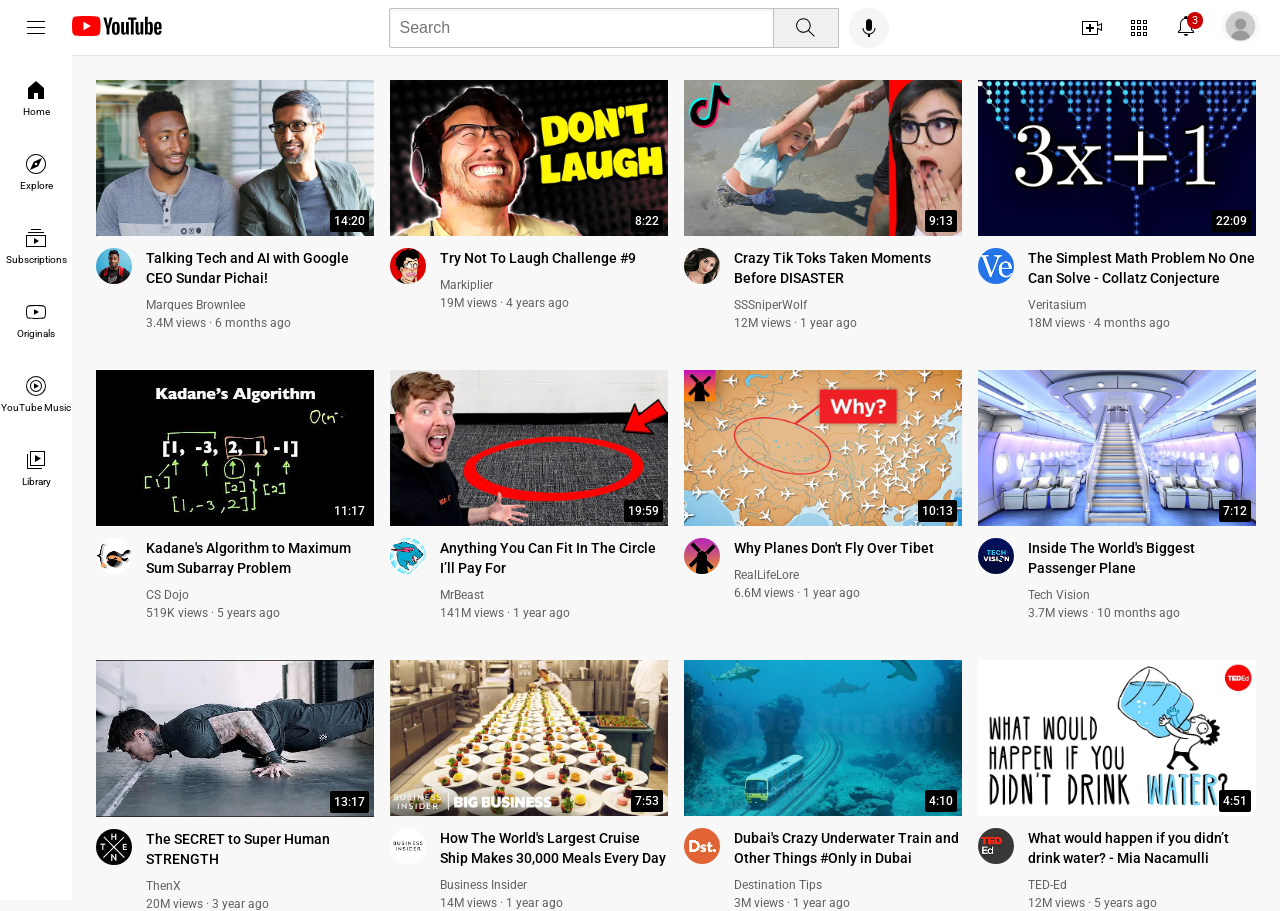
<file: index.html>
<!DOCTYPE html>
<html>
  <head>
    <title>YouTube.com Clone</title>

    <link rel="preconnect" href="https://fonts.googleapis.com">
    <link rel="preconnect" href="https://fonts.gstatic.com" crossorigin>
    <link href="https://fonts.googleapis.com/css2?family=Roboto:wght@400;500;700&display=swap" rel="stylesheet">

    <link rel="stylesheet" href="styles/general.css">
    <link rel="stylesheet" href="styles/header.css">
    <link rel="stylesheet" href="styles/video.css">
    <link rel="stylesheet" href="styles/sidebar.css">
  </head>
  <body>
    <header class="header">
      <div class="left-section">
        <img class="hamburger-menu" src="icons/hamburger-menu.svg">
        <a href="https://www.youtube.com/"> <img class="youtube-logo" src="icons/youtube-logo.svg"> </a> 
      </div>
      <div class="middle-section">
        <input class="search-bar" type="text" placeholder="Search">
        <button class="search-button">
          <img class="search-icon" src="icons/search.svg">
          <div class="tooltip">Search</div>
        </button>
        
        <button class="voice-search-button">
          <img class="voice-search-icon" src="icons/voice-search-icon.svg">
          <div class="tooltip">Search with your voice</div>
        </button>
      </div>
      <div class="right-section">
        <div class="upload-icon-container">
          <img class="upload-icon" src="icons/upload.svg">
          <div class="tooltip">Create</div>
        </div>
        <img class="youtube-apps-icon" src="icons/youtube-apps.svg">
        <div class="notifications-icon-container">
          <img class="notifications-icon" src="icons/notifications.svg">
          <div class="notifications-count">3</div>
        </div>
        <a href="https://accounts.google.com/ServiceLogin?service=youtube&uilel=3&passive=true&continue=https%3A%2F%2Fwww.youtube.com%2Fsignin%3Faction_handle_signin%3Dtrue%26app%3Ddesktop%26hl%3Den%26next%3Dhttps%253A%252F%252Fwww.youtube.com%252F&hl=en&ec=65620"><img class="current-user-picture" src="channel-pictures/download.jpg"~> </a>
      </div>
    </header>

    <nav class="sidebar">
      <div class="sidebar-link">
        <img src="icons/home.svg">
        <div>Home</div>
      </div>
      <div class="sidebar-link">
        <img src="icons/explore.svg">
        <div>Explore</div>
      </div>
      <div class="sidebar-link">
        <img src="icons/subscriptions.svg">
        <div>Subscriptions</div>
      </div>
      <div class="sidebar-link">
        <img src="icons/originals.svg">
        <div>Originals</div>
      </div>
      <div class="sidebar-link">
        <img src="icons/youtube-music.svg">
        <div>YouTube Music</div>
      </div>
      <div class="sidebar-link">
        <img src="icons/library.svg">
        <div>Library</div>
      </div>
    </nav>

    <main>
      <section class="video-grid">
        <div class="video-preview">
          <div class="thumbnail-row">
            <a href="https://www.youtube.com/watch?v=n2RNcPRtAiY"><img class="thumbnail" src="thumbnails/thumbnail-1.webp"></a>
            <div class="video-time">14:20</div>
          </div>
          <div class="video-info-grid">
            <div class="channel-picture">
              <a href="https://www.youtube.com/c/mkbhd"><img class="profile-picture" src="channel-pictures/channel-1.jpeg"></a>
            </div>
            <div class="video-info">
              <p class="video-title">
                Talking Tech and AI with Google CEO Sundar Pichai!
              </p>
              <p class="video-author">
                Marques Brownlee
              </p>
              <p class="video-stats">
                3.4M views &#183; 6 months ago
              </p>
            </div>
          </div>
        </div>

        <div class="video-preview">
          <div class="thumbnail-row">
            <a href="https://www.youtube.com/watch?v=mP0RAo9SKZk"><img class="thumbnail" src="thumbnails/thumbnail-2.webp"></a>
            <div class="video-time">8:22</div>
          </div>
          <div class="video-info-grid">
            <div class="channel-picture">
              <a href="https://www.youtube.com/c/markiplier"><img class="profile-picture" src="channel-pictures/channel-2.jpeg"></a>
            </div>
            <div class="video-info">
              <p class="video-title">
                Try Not To Laugh Challenge #9
              </p>
              <p class="video-author">
                Markiplier
              </p>
              <p class="video-stats">
                19M views &#183; 4 years ago
              </p>
            </div>
          </div>
        </div>

        <div class="video-preview">
          <div class="thumbnail-row">
            <a href="https://www.youtube.com/watch?v=FgjPQQeTh1w"><img class="thumbnail" src="thumbnails/thumbnail-3.webp"></a>
            <div class="video-time">9:13</div>
          </div>
          <div class="video-info-grid">
            <div class="channel-picture">
              <a href="https://www.youtube.com/user/SSSniperWolf"><img class="profile-picture" src="channel-pictures/channel-3.jpeg"></a>
            </div>
            <div class="video-info">
              <p class="video-title">
                Crazy Tik Toks Taken Moments Before DISASTER
              </p>
              <p class="video-author">
                SSSniperWolf
              </p>
              <p class="video-stats">
                12M views &#183; 1 year ago
              </p>
            </div>
          </div>
        </div>

        <div class="video-preview">
          <div class="thumbnail-row">
            <a href="https://www.youtube.com/watch?v=094y1Z2wpJg"><img class="thumbnail" src="thumbnails/thumbnail-4.webp"></a>
            <div class="video-time">22:09</div>
          </div>
          <div class="video-info-grid">
            <div class="channel-picture">
              <a href="https://www.youtube.com/c/veritasium"><img class="profile-picture" src="channel-pictures/channel-4.jpeg"></a>
            </div>
            <div class="video-info">
              <p class="video-title">
                The Simplest Math Problem No One Can Solve - Collatz Conjecture
              </p>
              <p class="video-author">
                Veritasium
              </p>
              <p class="video-stats">
                18M views &#183; 4 months ago
              </p>
            </div>
          </div>
        </div>

        <div class="video-preview">
          <div class="thumbnail-row">
            <a href="https://www.youtube.com/watch?v=86CQq3pKSUw"><img class="thumbnail" src="thumbnails/thumbnail-5.webp"></a>
            <div class="video-time">11:17</div>
          </div>
          <div class="video-info-grid">
            <div class="channel-picture">
              <a href="https://www.youtube.com/c/CSDojo"><img class="profile-picture" src="channel-pictures/channel-5.jpeg"></a>
            </div>
            <div class="video-info">
              <p class="video-title">
                Kadane's Algorithm to Maximum Sum Subarray Problem
              </p>
              <p class="video-author">
                CS Dojo
              </p>
              <p class="video-stats">
                519K views &#183; 5 years ago
              </p>
            </div>
          </div>
        </div>

        <div class="video-preview">
          <div class="thumbnail-row">
            <a href="https://www.youtube.com/watch?v=yXWw0_UfSFg"><img class="thumbnail" src="thumbnails/thumbnail-6.webp"></a>
            <div class="video-time">19:59</div>
          </div>
          <div class="video-info-grid">
            <div class="channel-picture">
              <a href="https://www.youtube.com/channel/UCX6OQ3DkcsbYNE6H8uQQuVA"><img class="profile-picture" src="channel-pictures/channel-6.jpeg"></a>
            </div>
            <div class="video-info">
              <p class="video-title">
                Anything You Can Fit In The Circle I’ll Pay For
              </p>
              <p class="video-author">
                MrBeast
              </p>
              <p class="video-stats">
                141M views &#183; 1 year ago
              </p>
            </div>
          </div>
        </div>

        <div class="video-preview">
          <div class="thumbnail-row">
            <a href="https://www.youtube.com/watch?v=fNVa1qMbF9Y"><img class="thumbnail" src="thumbnails/thumbnail-7.webp"></a>
            <div class="video-time">10:13</div>
          </div>
          <div class="video-info-grid">
            <div class="channel-picture">
              <a href="https://www.youtube.com/channel/UCP5tjEmvPItGyLhmjdwP7Ww"><img class="profile-picture" src="channel-pictures/channel-7.jpeg"></a>
            </div>
            <div class="video-info">
              <p class="video-title">
                Why Planes Don't Fly Over Tibet
              </p>
              <p class="video-author">
                RealLifeLore
              </p>
              <p class="video-stats">
                6.6M views · 1 year ago
              </p>
            </div>
          </div>
        </div>
        
        <div class="video-preview">
          <div class="thumbnail-row">
            <a href="https://www.youtube.com/watch?v=lFm4EM1juls"><img class="thumbnail" src="thumbnails/thumbnail-8.webp"></a>
            <div class="video-time">7:12</div>
          </div>
          <div class="video-info-grid">
            <div class="channel-picture">
              <a href="https://www.youtube.com/channel/UCHAK6CyegY22Zj2GWrcaIxg"><img class="profile-picture" src="channel-pictures/channel-8.jpeg"></a>
            </div>
            <div class="video-info">
              <p class="video-title">
                Inside The World's Biggest Passenger Plane
              </p>
              <p class="video-author">
                Tech Vision
              </p>
              <p class="video-stats">
                3.7M views · 10 months ago
              </p>
            </div>
          </div>
        </div>
        
        <div class="video-preview">
          <div class="thumbnail-row">
            <a href="https://www.youtube.com/watch?v=ixmxOlcrlUc"><img class="thumbnail" src="thumbnails/thumbnail-9.webp"></a>
            <div class="video-time">13:17</div>
          </div>
          <div class="video-info-grid">
            <div class="channel-picture">
              <a href="https://www.youtube.com/c/OFFICIALTHENXSTUDIOS"><img class="profile-picture" src="channel-pictures/channel-9.jpeg"></a>
            </div>
            <div class="video-info">
              <p class="video-title">
                The SECRET to Super Human STRENGTH
              </p>
              <p class="video-author">
                ThenX
              </p>
              <p class="video-stats">
                20M views · 3 year ago
              </p>
            </div>
          </div>
        </div>
        
        <div class="video-preview">
          <div class="thumbnail-row">
            <a href="https://www.youtube.com/watch?v=R2vXbFp5C9o"><img class="thumbnail" src="thumbnails/thumbnail-10.webp"></a>
            <div class="video-time">7:53</div>
          </div>
          <div class="video-info-grid">
            <div class="channel-picture">
              <a href="https://www.youtube.com/user/businessinsider"><img class="profile-picture" src="channel-pictures/channel-10.jpeg"></a>
            </div>
            <div class="video-info">
              <p class="video-title">
                How The World's Largest Cruise Ship Makes 30,000 Meals Every Day
              </p>
              <p class="video-author">
                Business Insider
              </p>
              <p class="video-stats">
                14M views · 1 year ago
              </p>
            </div>
          </div>
        </div>
        
        <div class="video-preview">
          <div class="thumbnail-row">
            <a href="https://www.youtube.com/watch?v=0nZuYyXET3s"><img class="thumbnail" src="thumbnails/thumbnail-11.webp"></a>
            <div class="video-time">4:10</div>
          </div>
          <div class="video-info-grid">
            <div class="channel-picture">
              <a href="https://www.youtube.com/c/Destinationtips"><img class="profile-picture" src="channel-pictures/channel-11.jpeg"></a>
            </div>
            <div class="video-info">
              <p class="video-title">
                Dubai's Crazy Underwater Train and Other Things #Only in Dubai
              </p>
              <p class="video-author">
                Destination Tips
              </p>
              <p class="video-stats">
                3M views · 1 year ago
              </p>
            </div>
          </div>
        </div>
        
        <div class="video-preview">
          <div class="thumbnail-row">
            <a href="https://www.youtube.com/watch?v=9iMGFqMmUFs"><img class="thumbnail" src="thumbnails/thumbnail-12.webp"></a>
            <div class="video-time">4:51</div>
          </div>
          <div class="video-info-grid">
            <div class="channel-picture">
              <a href="https://www.youtube.com/teded"><img class="profile-picture" src="channel-pictures/channel-12.jpeg"></a>
            </div>
            <div class="video-info">
              <p class="video-title">
                What would happen if you didn’t drink water? - Mia Nacamulli
              </p>
              <p class="video-author">
                TED-Ed
              </p>
              <p class="video-stats">
                12M views · 5 years ago
              </p>
            </div>
          </div>
        </div>
        
      </section>
    </main>
  </body>
</html>
</file>
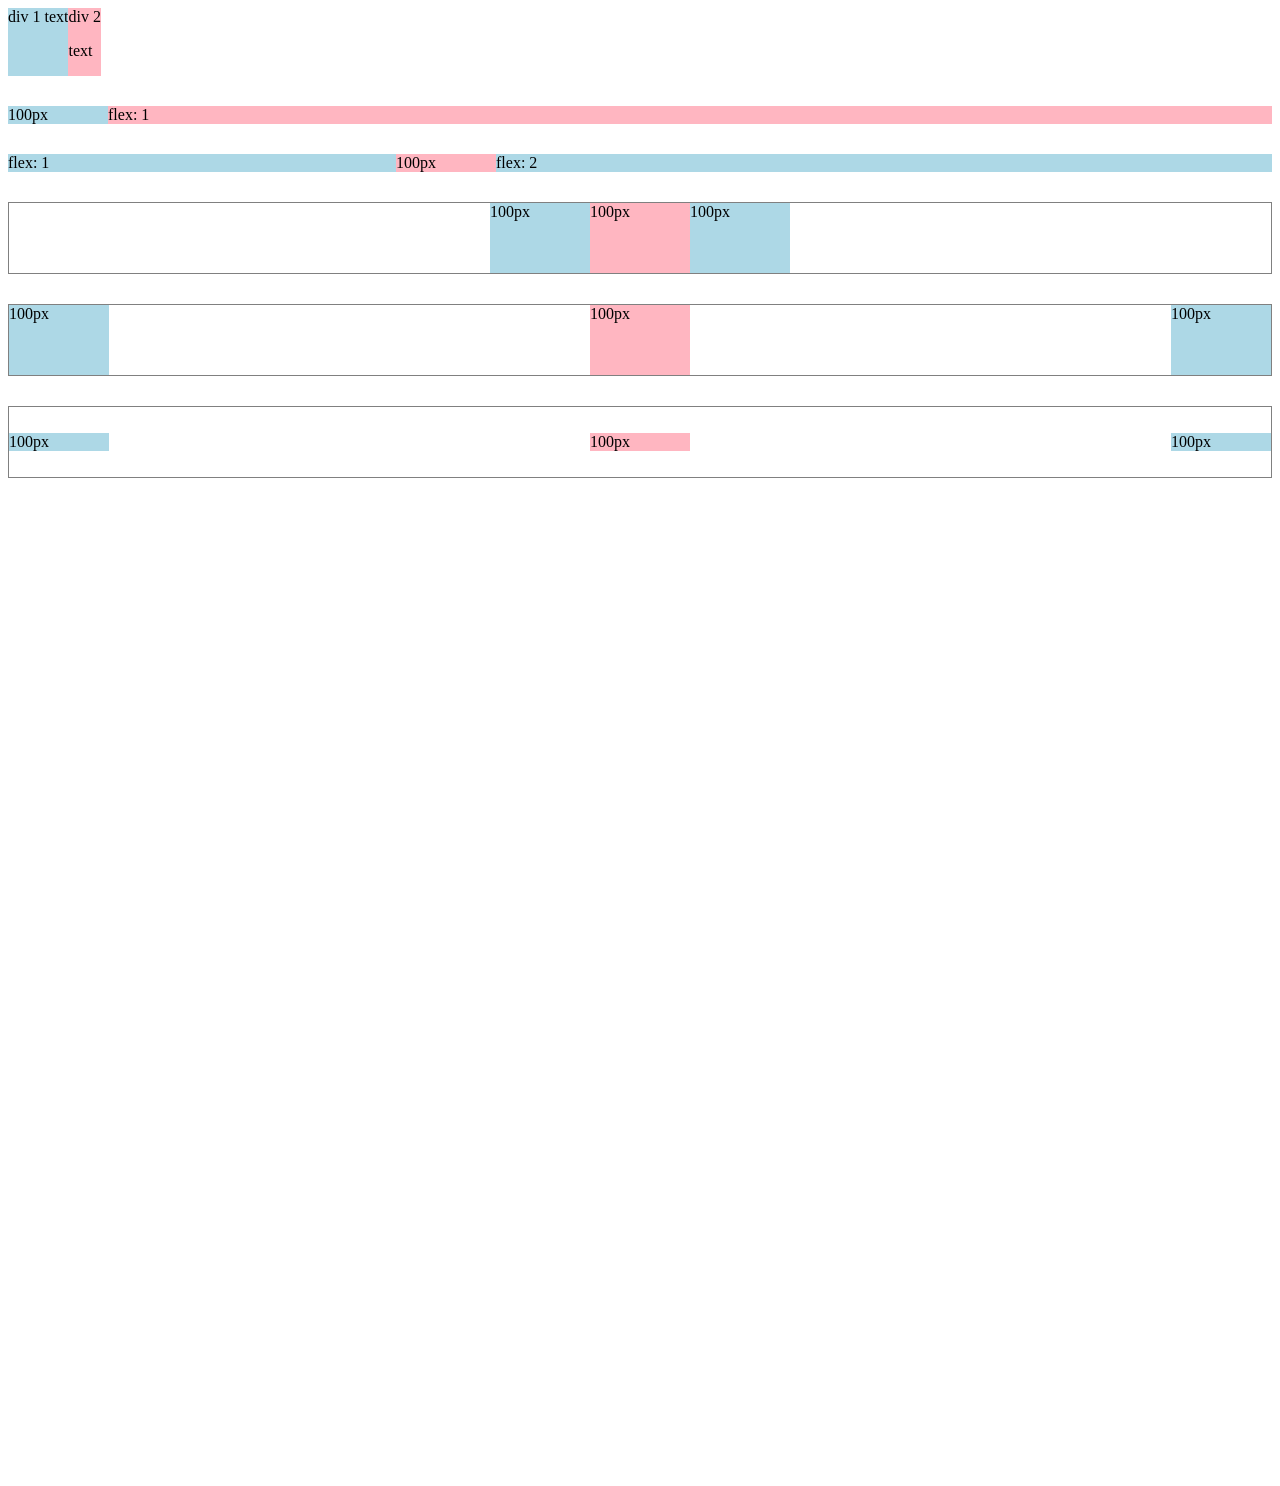
<file: flexbox.html>
<!DOCTYPE html>
<html>
  <head>
    <title>Flexbox Practice</title>
  </head>
  <body style="padding-bottom: 1000px;">
    <div style="
      display: flex;
      flex-direction: row;
    ">
      <div style="background-color: lightblue;">div 1 text</div>
      <div style="background-color: lightpink;">div 2 <p>text</p></div>
    </div>

    <div style="
      margin-top: 30px;
      display: flex;
      flex-direction: row;
    ">
      <div style="
        background-color: lightblue;
        width: 100px;
      ">100px</div>
      <div style="
        background-color: lightpink;
        flex: 1;
      ">flex: 1</div>
    </div>

    <div style="
      margin-top: 30px;
      display: flex;
      flex-direction: row;
    ">
      <div style="
        background-color: lightblue;
        flex: 1;
      ">flex: 1</div>
      <div style="
        background-color: lightpink;
        width: 100px;
      ">100px</div>
      <div style="
        background-color: lightblue;
        flex: 2;
      ">flex: 2</div>
    </div>

    <div style="
      margin-top: 30px;
      height: 70px;
      border-width: 1px;
      border-style: solid;
      border-color: gray;

      display: flex;
      flex-direction: row;
      justify-content: center;
    ">
      <div style="
        background-color: lightblue;
        width: 100px;
      ">100px</div>
      <div style="
        background-color: lightpink;
        width: 100px;
      ">100px</div>
      <div style="
        background-color: lightblue;
        width: 100px;
      ">100px</div>
    </div>

    <div style="
      margin-top: 30px;
      height: 70px;
      border-width: 1px;
      border-style: solid;
      border-color: gray;

      display: flex;
      flex-direction: row;
      justify-content: space-between;
    ">
      <div style="
        background-color: lightblue;
        width: 100px;
      ">100px</div>
      <div style="
        background-color: lightpink;
        width: 100px;
      ">100px</div>
      <div style="
        background-color: lightblue;
        width: 100px;
      ">100px</div>
    </div>

    <div style="
      margin-top: 30px;
      height: 70px;
      border-width: 1px;
      border-style: solid;
      border-color: gray;

      display: flex;
      flex-direction: row;
      justify-content: space-between;
      align-items: center;
    ">
      <div style="
        background-color: lightblue;
        width: 100px;
      ">100px</div>
      <div style="
        background-color: lightpink;
        width: 100px;
      ">100px</div>
      <div style="
        background-color: lightblue;
        width: 100px;
      ">100px</div>
    </div>
  </body>
</html>
</file>
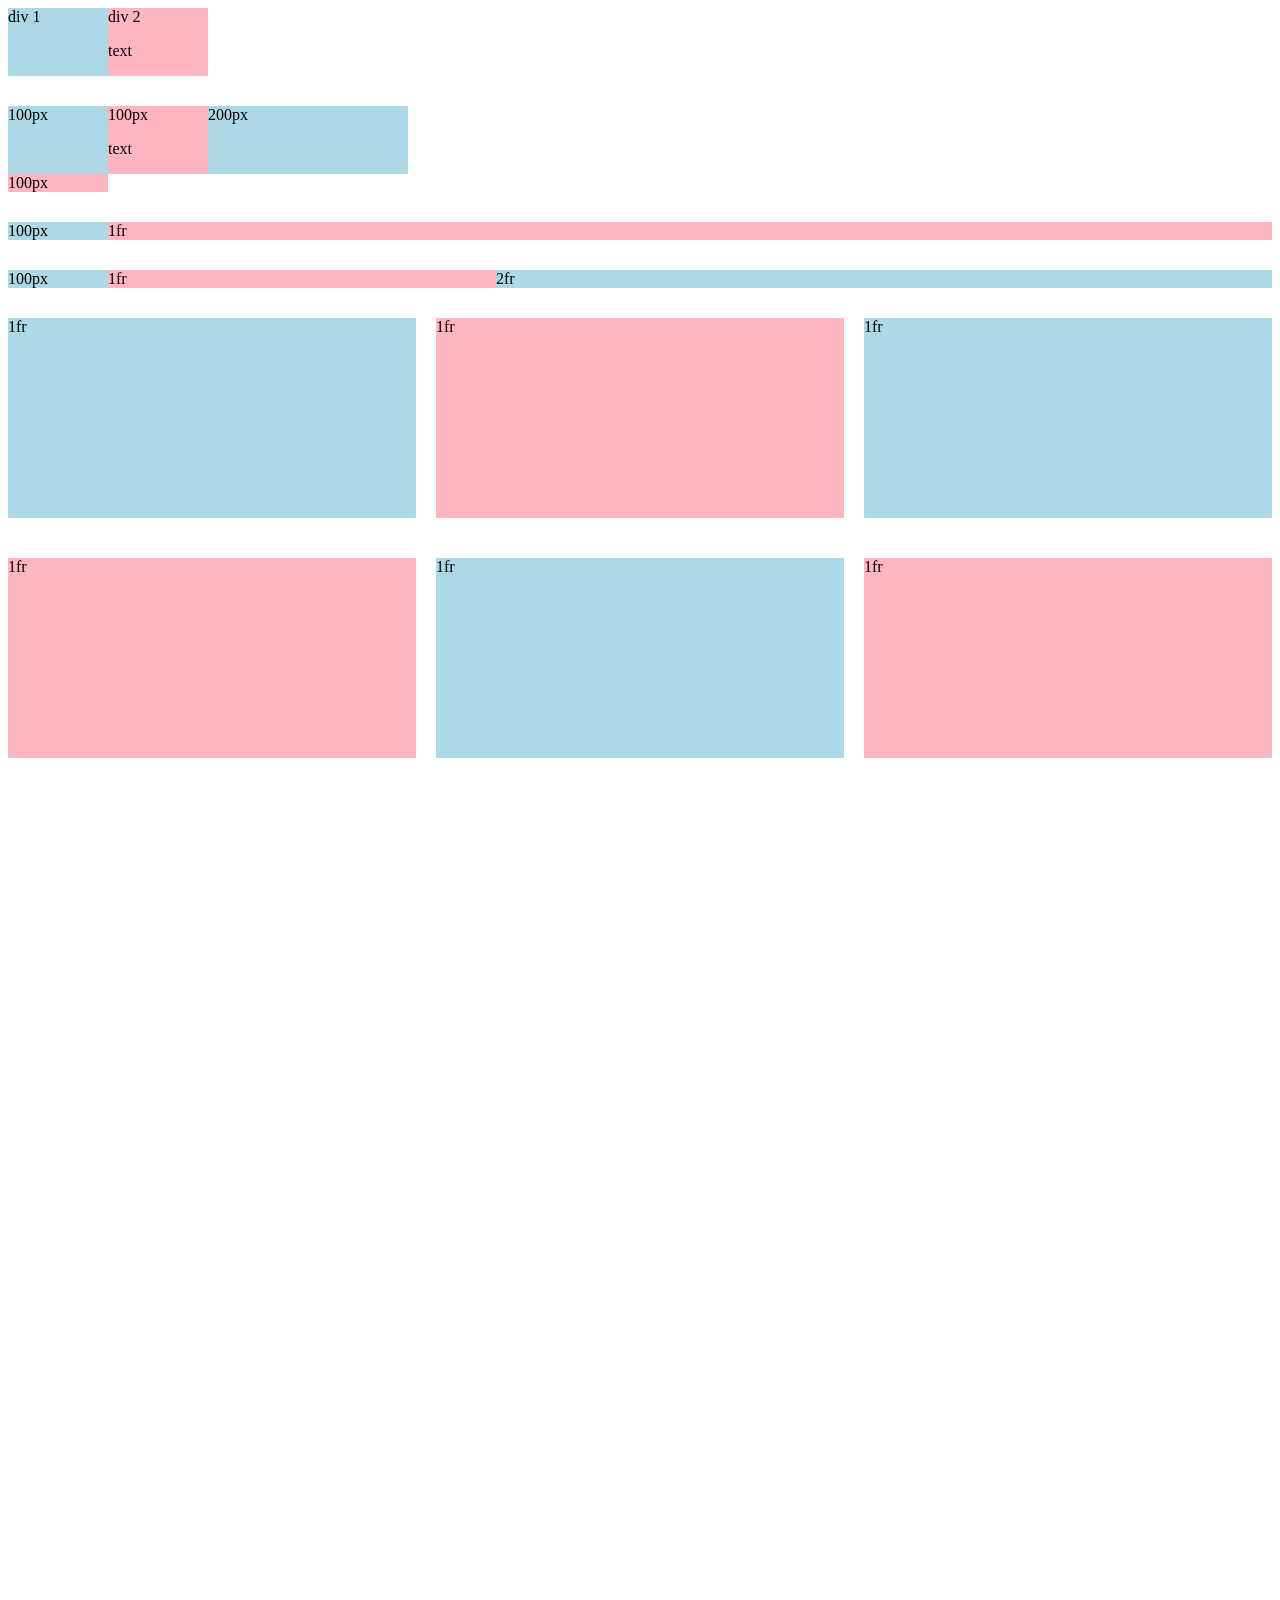
<file: grid.html>
<!DOCTYPE html>
<html>
  <head>
    <title>Grid Practice</title>
  </head>
  <body style="padding-bottom: 1000px;">
    <div style="
      display: grid;
      grid-template-columns: 100px 100px;
    ">
      <div style="background-color: lightblue;">div 1</div>
      <div style="background-color: lightpink;">div 2<p>text</p></div>
    </div>

    <div style="
      margin-top: 30px;
      display: grid;
      grid-template-columns: 100px 100px 200px;
    ">
      <div style="background-color: lightblue;">100px</div>
      <div style="background-color: lightpink;">100px<p>text</p></div>
      <div style="background-color: lightblue;">200px</div>
      <div style="background-color: lightpink;">100px</div>
    </div>

    <div style="
      margin-top: 30px;
      display: grid;
      grid-template-columns: 100px 1fr;
    ">
      <div style="background-color: lightblue;">100px</div>
      <div style="background-color: lightpink;">1fr</div>
    </div>

    <div style="
      margin-top: 30px;
      display: grid;
      grid-template-columns: 100px 1fr 2fr;
    ">
      <div style="background-color: lightblue;">100px</div>
      <div style="background-color: lightpink;">1fr</div>
      <div style="background-color: lightblue;">2fr</div>
    </div>

    <div style="
      margin-top: 30px;
      display: grid;
      grid-template-columns: 1fr 1fr 1fr;
      column-gap: 20px;
      row-gap: 40px;
    ">
      <div style="background-color: lightblue; height: 200px;">1fr</div>
      <div style="background-color: lightpink; height: 200px;">1fr</div>
      <div style="background-color: lightblue; height: 200px;">1fr</div>
      <div style="background-color: lightpink; height: 200px;">1fr</div>
      <div style="background-color: lightblue; height: 200px;">1fr</div>
      <div style="background-color: lightpink; height: 200px;">1fr</div>
    </div>
  </body>
</html>
</file>
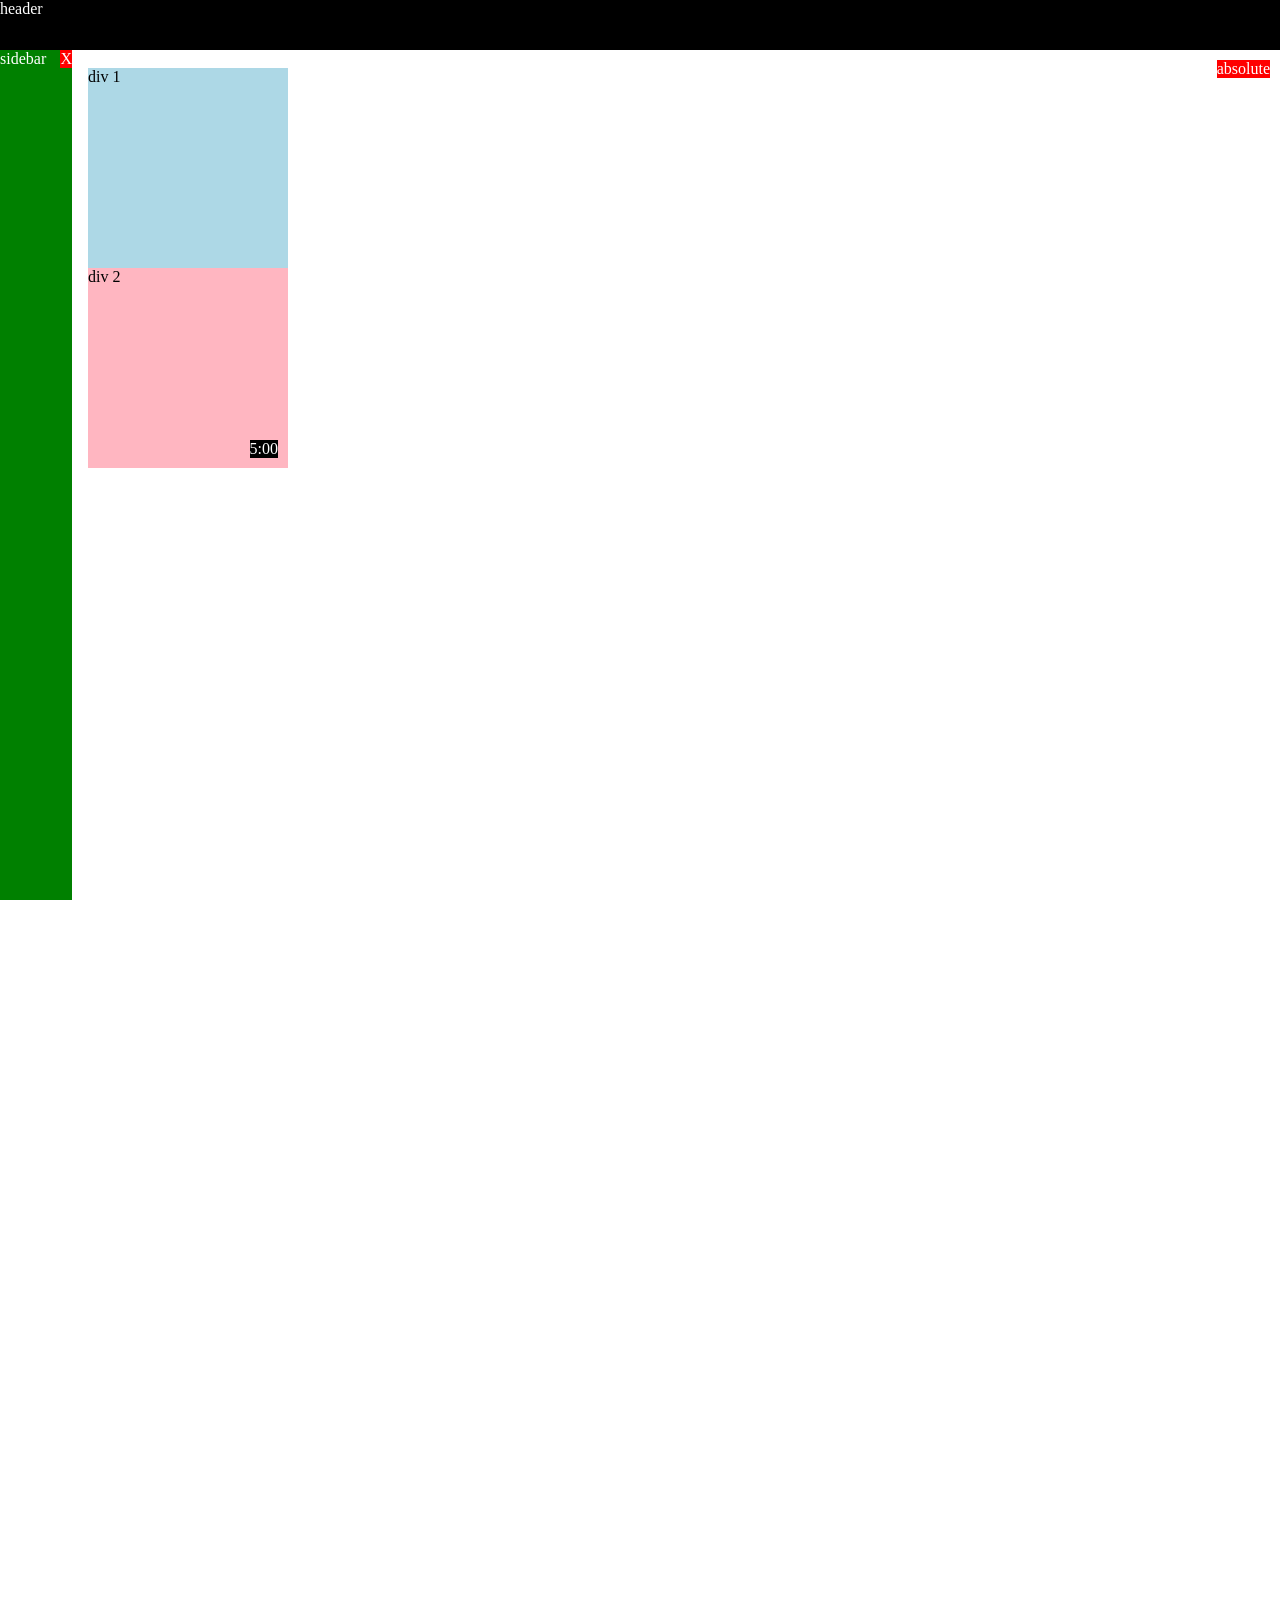
<file: position.html>
<!DOCTYPE html>
<html>
  <head>
    <title>Position Practice</title>
  </head>
  <body style="
    height: 3000px;
    padding-top: 60px;
    padding-left: 80px;
  ">
    <div style="
      background-color: black;
      color: white;
      position: fixed;
      top: 0;
      left: 0;
      right: 0;
      height: 50px;
      z-index: 100;
    ">header</div>

    <div style="
      background-color: green;
      color: white;
      position: fixed;
      left: 0;
      bottom: 0;
      top: 50px;
      width: 72px;
    ">
      sidebar
      <div style="
        position: absolute;
        background-color: red;
        color: white;
        top: 0;
        right: 0;
      ">
        X
      </div>
    </div>

    <div style="
      position: absolute;
      background-color: red;
      color: white;
      top: 60px;
      right: 10px;
    ">
      absolute
    </div>

    <div style="
      background-color: lightblue;
      height: 200px;
      width: 200px;
      position: static;
    ">div 1</div>
    <div style="
      background-color: lightpink;
      height: 200px;
      width: 200px;
      position: relative;
    ">
      div 2
      <div style="
        position: absolute;
        background-color: black;
        color: white;
        bottom: 10px;
        right: 10px;
      ">
        5:00
      </div>
    </div>

  </body>
</html>
</file>
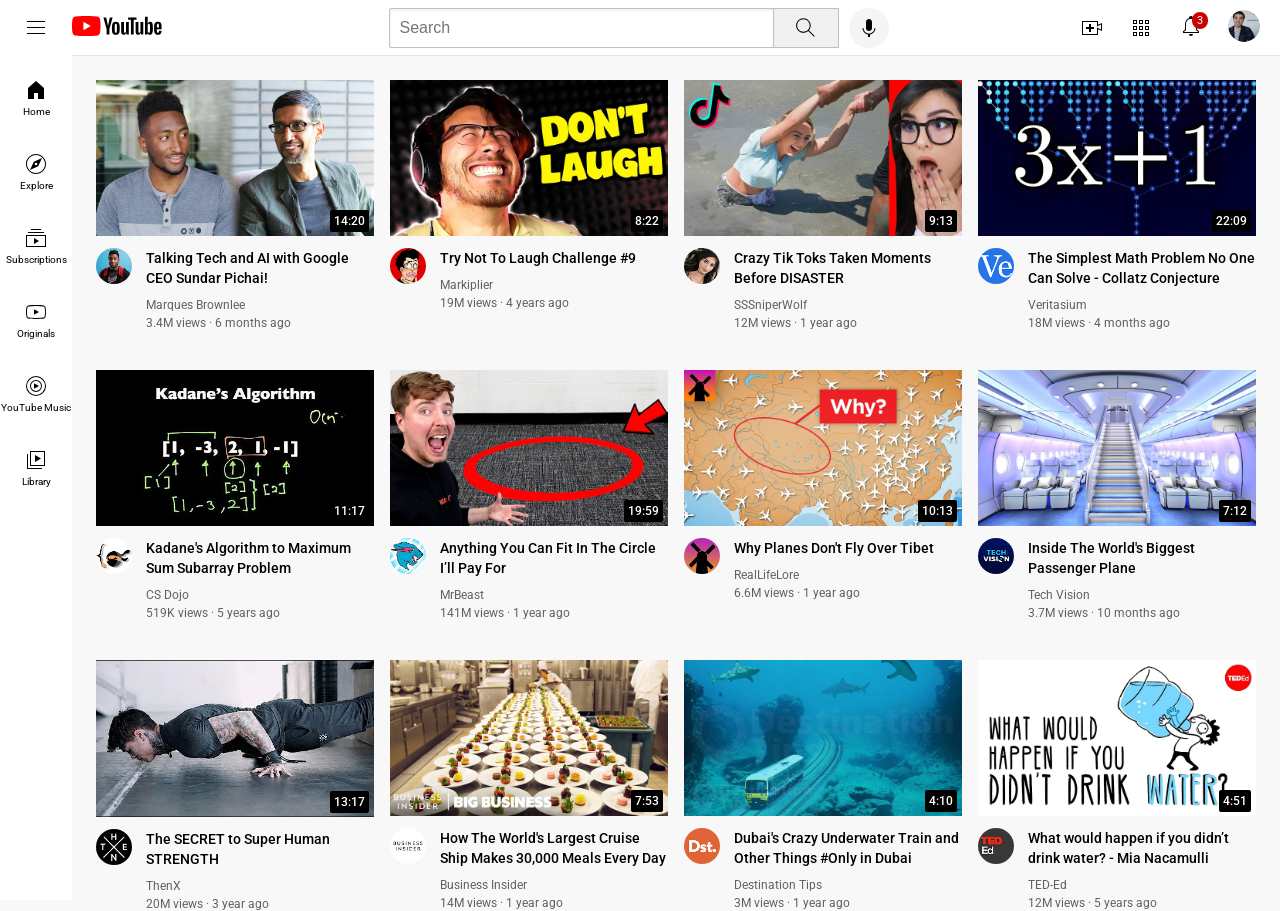
<file: youtube.html>
<!DOCTYPE html>
<html>
  <head>
    <title>YouTube.com Clone</title>

    <link rel="preconnect" href="https://fonts.googleapis.com">
    <link rel="preconnect" href="https://fonts.gstatic.com" crossorigin>
    <link href="https://fonts.googleapis.com/css2?family=Roboto:wght@400;500;700&display=swap" rel="stylesheet">

    <link rel="stylesheet" href="styles/general.css">
    <link rel="stylesheet" href="styles/header.css">
    <link rel="stylesheet" href="styles/video.css">
    <link rel="stylesheet" href="styles/sidebar.css">
  </head>
  <body>
    <header class="header">
      <div class="left-section">
        <img class="hamburger-menu" src="icons/hamburger-menu.svg">
        <a href="https://www.youtube.com/"> <img class="youtube-logo" src="icons/youtube-logo.svg"> </a> 
      </div>
      <div class="middle-section">
        <input class="search-bar" type="text" placeholder="Search">
        <button class="search-button">
          <img class="search-icon" src="icons/search.svg">
          <div class="tooltip">Search</div>
        </button>
        
        <button class="voice-search-button">
          <img class="voice-search-icon" src="icons/voice-search-icon.svg">
          <div class="tooltip">Search with your voice</div>
        </button>
      </div>
      <div class="right-section">
        <div class="upload-icon-container">
          <img class="upload-icon" src="icons/upload.svg">
          <div class="tooltip">Create</div>
        </div>
        <img class="youtube-apps-icon" src="icons/youtube-apps.svg">
        <div class="notifications-icon-container">
          <img class="notifications-icon" src="icons/notifications.svg">
          <div class="notifications-count">3</div>
        </div>
        <a href="https://accounts.google.com/ServiceLogin?service=youtube&uilel=3&passive=true&continue=https%3A%2F%2Fwww.youtube.com%2Fsignin%3Faction_handle_signin%3Dtrue%26app%3Ddesktop%26hl%3Den%26next%3Dhttps%253A%252F%252Fwww.youtube.com%252F&hl=en&ec=65620"><img class="current-user-picture" src="channel-pictures/my-channel.jpeg"> </a>
      </div>
    </header>

    <nav class="sidebar">
      <div class="sidebar-link">
        <img src="icons/home.svg">
        <div>Home</div>
      </div>
      <div class="sidebar-link">
        <img src="icons/explore.svg">
        <div>Explore</div>
      </div>
      <div class="sidebar-link">
        <img src="icons/subscriptions.svg">
        <div>Subscriptions</div>
      </div>
      <div class="sidebar-link">
        <img src="icons/originals.svg">
        <div>Originals</div>
      </div>
      <div class="sidebar-link">
        <img src="icons/youtube-music.svg">
        <div>YouTube Music</div>
      </div>
      <div class="sidebar-link">
        <img src="icons/library.svg">
        <div>Library</div>
      </div>
    </nav>

    <main>
      <section class="video-grid">
        <div class="video-preview">
          <div class="thumbnail-row">
            <a href="https://www.youtube.com/watch?v=n2RNcPRtAiY"><img class="thumbnail" src="thumbnails/thumbnail-1.webp"></a>
            <div class="video-time">14:20</div>
          </div>
          <div class="video-info-grid">
            <div class="channel-picture">
              <a href="https://www.youtube.com/c/mkbhd"><img class="profile-picture" src="channel-pictures/channel-1.jpeg"></a>
            </div>
            <div class="video-info">
              <p class="video-title">
                Talking Tech and AI with Google CEO Sundar Pichai!
              </p>
              <p class="video-author">
                Marques Brownlee
              </p>
              <p class="video-stats">
                3.4M views &#183; 6 months ago
              </p>
            </div>
          </div>
        </div>

        <div class="video-preview">
          <div class="thumbnail-row">
            <a href="https://www.youtube.com/watch?v=mP0RAo9SKZk"><img class="thumbnail" src="thumbnails/thumbnail-2.webp"></a>
            <div class="video-time">8:22</div>
          </div>
          <div class="video-info-grid">
            <div class="channel-picture">
              <a href="https://www.youtube.com/c/markiplier"><img class="profile-picture" src="channel-pictures/channel-2.jpeg"></a>
            </div>
            <div class="video-info">
              <p class="video-title">
                Try Not To Laugh Challenge #9
              </p>
              <p class="video-author">
                Markiplier
              </p>
              <p class="video-stats">
                19M views &#183; 4 years ago
              </p>
            </div>
          </div>
        </div>

        <div class="video-preview">
          <div class="thumbnail-row">
            <a href="https://www.youtube.com/watch?v=FgjPQQeTh1w"><img class="thumbnail" src="thumbnails/thumbnail-3.webp"></a>
            <div class="video-time">9:13</div>
          </div>
          <div class="video-info-grid">
            <div class="channel-picture">
              <a href="https://www.youtube.com/user/SSSniperWolf"><img class="profile-picture" src="channel-pictures/channel-3.jpeg"></a>
            </div>
            <div class="video-info">
              <p class="video-title">
                Crazy Tik Toks Taken Moments Before DISASTER
              </p>
              <p class="video-author">
                SSSniperWolf
              </p>
              <p class="video-stats">
                12M views &#183; 1 year ago
              </p>
            </div>
          </div>
        </div>

        <div class="video-preview">
          <div class="thumbnail-row">
            <a href="https://www.youtube.com/watch?v=094y1Z2wpJg"><img class="thumbnail" src="thumbnails/thumbnail-4.webp"></a>
            <div class="video-time">22:09</div>
          </div>
          <div class="video-info-grid">
            <div class="channel-picture">
              <a href="https://www.youtube.com/c/veritasium"><img class="profile-picture" src="channel-pictures/channel-4.jpeg"></a>
            </div>
            <div class="video-info">
              <p class="video-title">
                The Simplest Math Problem No One Can Solve - Collatz Conjecture
              </p>
              <p class="video-author">
                Veritasium
              </p>
              <p class="video-stats">
                18M views &#183; 4 months ago
              </p>
            </div>
          </div>
        </div>

        <div class="video-preview">
          <div class="thumbnail-row">
            <a href="https://www.youtube.com/watch?v=86CQq3pKSUw"><img class="thumbnail" src="thumbnails/thumbnail-5.webp"></a>
            <div class="video-time">11:17</div>
          </div>
          <div class="video-info-grid">
            <div class="channel-picture">
              <a href="https://www.youtube.com/c/CSDojo"><img class="profile-picture" src="channel-pictures/channel-5.jpeg"></a>
            </div>
            <div class="video-info">
              <p class="video-title">
                Kadane's Algorithm to Maximum Sum Subarray Problem
              </p>
              <p class="video-author">
                CS Dojo
              </p>
              <p class="video-stats">
                519K views &#183; 5 years ago
              </p>
            </div>
          </div>
        </div>

        <div class="video-preview">
          <div class="thumbnail-row">
            <a href="https://www.youtube.com/watch?v=yXWw0_UfSFg"><img class="thumbnail" src="thumbnails/thumbnail-6.webp"></a>
            <div class="video-time">19:59</div>
          </div>
          <div class="video-info-grid">
            <div class="channel-picture">
              <a href="https://www.youtube.com/channel/UCX6OQ3DkcsbYNE6H8uQQuVA"><img class="profile-picture" src="channel-pictures/channel-6.jpeg"></a>
            </div>
            <div class="video-info">
              <p class="video-title">
                Anything You Can Fit In The Circle I’ll Pay For
              </p>
              <p class="video-author">
                MrBeast
              </p>
              <p class="video-stats">
                141M views &#183; 1 year ago
              </p>
            </div>
          </div>
        </div>

        <div class="video-preview">
          <div class="thumbnail-row">
            <a href="https://www.youtube.com/watch?v=fNVa1qMbF9Y"><img class="thumbnail" src="thumbnails/thumbnail-7.webp"></a>
            <div class="video-time">10:13</div>
          </div>
          <div class="video-info-grid">
            <div class="channel-picture">
              <a href="https://www.youtube.com/channel/UCP5tjEmvPItGyLhmjdwP7Ww"><img class="profile-picture" src="channel-pictures/channel-7.jpeg"></a>
            </div>
            <div class="video-info">
              <p class="video-title">
                Why Planes Don't Fly Over Tibet
              </p>
              <p class="video-author">
                RealLifeLore
              </p>
              <p class="video-stats">
                6.6M views · 1 year ago
              </p>
            </div>
          </div>
        </div>
        
        <div class="video-preview">
          <div class="thumbnail-row">
            <a href="https://www.youtube.com/watch?v=lFm4EM1juls"><img class="thumbnail" src="thumbnails/thumbnail-8.webp"></a>
            <div class="video-time">7:12</div>
          </div>
          <div class="video-info-grid">
            <div class="channel-picture">
              <a href="https://www.youtube.com/channel/UCHAK6CyegY22Zj2GWrcaIxg"><img class="profile-picture" src="channel-pictures/channel-8.jpeg"></a>
            </div>
            <div class="video-info">
              <p class="video-title">
                Inside The World's Biggest Passenger Plane
              </p>
              <p class="video-author">
                Tech Vision
              </p>
              <p class="video-stats">
                3.7M views · 10 months ago
              </p>
            </div>
          </div>
        </div>
        
        <div class="video-preview">
          <div class="thumbnail-row">
            <a href="https://www.youtube.com/watch?v=ixmxOlcrlUc"><img class="thumbnail" src="thumbnails/thumbnail-9.webp"></a>
            <div class="video-time">13:17</div>
          </div>
          <div class="video-info-grid">
            <div class="channel-picture">
              <a href="https://www.youtube.com/c/OFFICIALTHENXSTUDIOS"><img class="profile-picture" src="channel-pictures/channel-9.jpeg"></a>
            </div>
            <div class="video-info">
              <p class="video-title">
                The SECRET to Super Human STRENGTH
              </p>
              <p class="video-author">
                ThenX
              </p>
              <p class="video-stats">
                20M views · 3 year ago
              </p>
            </div>
          </div>
        </div>
        
        <div class="video-preview">
          <div class="thumbnail-row">
            <a href="https://www.youtube.com/watch?v=R2vXbFp5C9o"><img class="thumbnail" src="thumbnails/thumbnail-10.webp"></a>
            <div class="video-time">7:53</div>
          </div>
          <div class="video-info-grid">
            <div class="channel-picture">
              <a href="https://www.youtube.com/user/businessinsider"><img class="profile-picture" src="channel-pictures/channel-10.jpeg"></a>
            </div>
            <div class="video-info">
              <p class="video-title">
                How The World's Largest Cruise Ship Makes 30,000 Meals Every Day
              </p>
              <p class="video-author">
                Business Insider
              </p>
              <p class="video-stats">
                14M views · 1 year ago
              </p>
            </div>
          </div>
        </div>
        
        <div class="video-preview">
          <div class="thumbnail-row">
            <a href="https://www.youtube.com/watch?v=0nZuYyXET3s"><img class="thumbnail" src="thumbnails/thumbnail-11.webp"></a>
            <div class="video-time">4:10</div>
          </div>
          <div class="video-info-grid">
            <div class="channel-picture">
              <a href="https://www.youtube.com/c/Destinationtips"><img class="profile-picture" src="channel-pictures/channel-11.jpeg"></a>
            </div>
            <div class="video-info">
              <p class="video-title">
                Dubai's Crazy Underwater Train and Other Things #Only in Dubai
              </p>
              <p class="video-author">
                Destination Tips
              </p>
              <p class="video-stats">
                3M views · 1 year ago
              </p>
            </div>
          </div>
        </div>
        
        <div class="video-preview">
          <div class="thumbnail-row">
            <a href="https://www.youtube.com/watch?v=9iMGFqMmUFs"><img class="thumbnail" src="thumbnails/thumbnail-12.webp"></a>
            <div class="video-time">4:51</div>
          </div>
          <div class="video-info-grid">
            <div class="channel-picture">
              <a href="https://www.youtube.com/teded"><img class="profile-picture" src="channel-pictures/channel-12.jpeg"></a>
            </div>
            <div class="video-info">
              <p class="video-title">
                What would happen if you didn’t drink water? - Mia Nacamulli
              </p>
              <p class="video-author">
                TED-Ed
              </p>
              <p class="video-stats">
                12M views · 5 years ago
              </p>
            </div>
          </div>
        </div>
        
      </section>
    </main>
  </body>
</html>
</file>
<file: styles/general.css>
p {
  margin-top: 0;
  margin-bottom: 0;
}

body {
  /* This style below will be inherited */
  font-family: Roboto, Arial;
  margin: 0;
  padding-top: 80px;
  padding-left: 96px;
  padding-right: 24px;
  background-color: rgb(248, 248, 248);
}
</file>
<file: styles/header.css>
.header {
  height: 55px;
  display: flex;
  flex-direction: row;
  justify-content: space-between;

  position: fixed;
  top: 0;
  left: 0;
  right: 0;
  z-index: 100;

  background-color: white;
  border-bottom-width: 1px;
  border-bottom-style: solid;
  border-bottom-color: rgb(228, 228, 228);
}

.left-section {
  display: flex;
  align-items: center;
  cursor: pointer;
}

.hamburger-menu {
  height: 24px;
  margin-left: 24px;
  margin-right: 24px;
}

.youtube-logo {
  height: 20px;
}

.middle-section {
  flex: 1;
  margin-left: 70px;
  margin-right: 35px;
  max-width: 500px;
  display: flex;
  align-items: center;
}

.search-bar {
  flex: 1;
  height: 36px;
  padding-left: 10px;
  font-size: 16px;
  border: 1px solid rgb(192, 192, 192);
  border-radius: 2px;
  box-shadow: inset 1px 2px 3px rgba(0, 0, 0, 0.05);
  width: 0;
}

.search-bar::placeholder {
  font-size: 16px;
}

.search-button {
  height: 40px;
  width: 66px;
  background-color: rgb(240, 240, 240);
  border-width: 1px;
  border-style: solid;
  border-color: rgb(192, 192, 192);
  margin-left: -1px;
  margin-right: 10px;
}

.search-button,
.voice-search-button,
.upload-icon-container {
  display: flex;
  justify-content: center;
  align-items: center;
  position: relative;
  cursor: pointer;
}

.search-button .tooltip,
.voice-search-button .tooltip,
.upload-icon-container .tooltip {
  position: absolute;
  background-color: gray;
  color: white;
  padding-top: 4px;
  padding-bottom: 4px;
  padding-left: 8px;
  padding-right: 8px;
  border-radius: 2px;
  font-size: 12px;
  bottom: -30px;
  opacity: 0;
  transition: opacity 0.15s;
  pointer-events: none;
  white-space: nowrap;
}

.search-button:hover .tooltip,
.voice-search-button:hover .tooltip,
.upload-icon-container:hover .tooltip {
  opacity: 1;
}

.search-icon {
  height: 25px;
}

.voice-search-button {
  height: 40px;
  width: 40px;
  border-radius: 20px;
  border: none;
  background-color: rgb(245, 245, 245);
}

.voice-search-icon {
  height: 24px;
}

.right-section {
  width: 180px;
  margin-right: 20px;
  display: flex;
  align-items: center;
  justify-content: space-between;
  flex-shrink: 0;
}

.upload-icon {
  height: 24px;
}

.youtube-apps-icon {
  height: 24px;
}

.notifications-icon {
  height: 24px;
}

.notifications-icon-container {
  position: relative;
  cursor: pointer;
}

.notifications-count {
  position: absolute;
  top: -2px;
  right: -5px;
  background-color: rgb(200, 0, 0);
  color: white;
  font-size: 11px;
  padding-left: 5px;
  padding-right: 5px;
  padding-top: 2px;
  padding-bottom: 2px;
  border-radius: 10px;
}

.current-user-picture {
  height: 32px;
  border-radius: 16px;
}
</file>
<file: styles/video.css>
.thumbnail {
  width: 100%;
}

.video-title {
  margin-top: 0;
  font-size: 14px;
  font-weight: 500;
  line-height: 20px;
  margin-bottom: 10px;
}

.video-info-grid {
  display: grid;
  grid-template-columns: 50px 1fr;
}

.profile-picture {
  width: 36px;
  border-radius: 50px;
}

.thumbnail-row {
  margin-bottom: 8px;
  position: relative;
}

.video-author,
.video-stats {
  font-size: 12px;
  color: rgb(96, 96, 96);
}

.video-author {
  margin-bottom: 4px;
}

.video-grid {
  display: grid;
  grid-template-columns: 1fr 1fr 1fr;
  column-gap: 16px;
  row-gap: 40px;
}

@media (max-width: 750px) {
  .video-grid {
    grid-template-columns: 1fr 1fr;
  }
}

@media (min-width: 751px) and (max-width: 999px) {
  .video-grid {
    grid-template-columns: 1fr 1fr 1fr;
  }
}

@media (min-width: 1000px) {
  .video-grid {
    grid-template-columns: 1fr 1fr 1fr 1fr;
  }
}

.video-time {
  font-size: 12px;
  font-weight: 500;
  padding: 4px;
  border-radius: 2px;
  background-color: black;
  color: white;
  position: absolute;
  bottom: 8px;
  right: 5px;
}
</file>
<file: styles/sidebar.css>
.sidebar {
  position: fixed;
  left: 0;
  bottom: 0;
  top: 55px;
  background-color: white;
  width: 72px;
  z-index: 200;
  padding-top: 5px;
}

.sidebar-link {
  height: 74px;
  display: flex;
  justify-content: center;
  align-items: center;
  flex-direction: column;
  cursor: pointer;
}

.sidebar-link:hover {
  background-color: rgb(235, 235, 235);
  cursor: pointer;
}

.sidebar-link img {
  height: 24px;
  margin-bottom: 4px;
}

.sidebar-link div {
  font-size: 10px;
}
</file>
